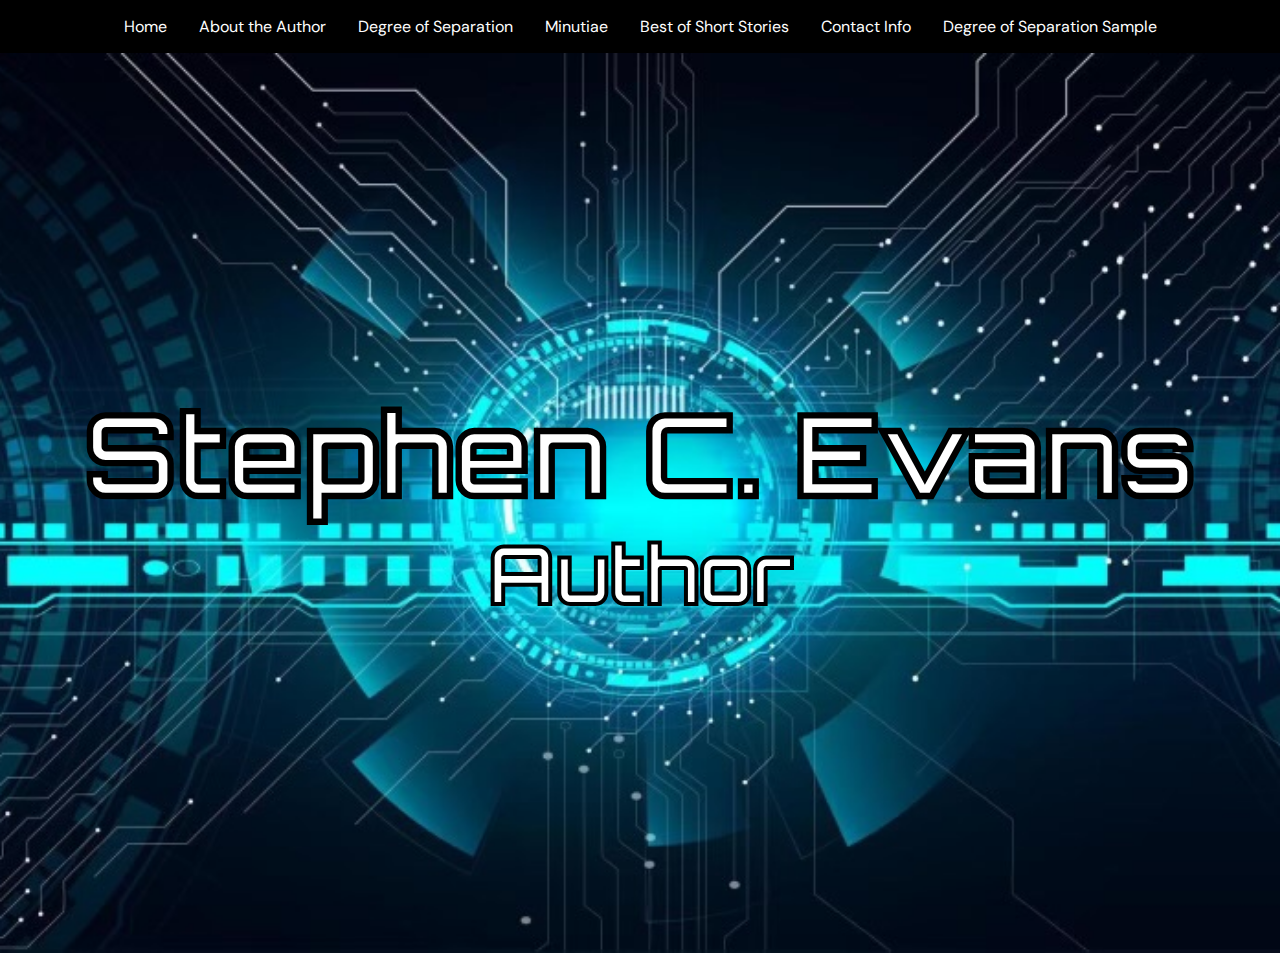
<file: index.html>
<!DOCTYPE html>
<html lang="en">
<head>
    <link rel="stylesheet" href="styles.css">
    <link rel="preconnect" href="https://fonts.googleapis.com">
    <link rel="preconnect" href="https://fonts.gstatic.com" crossorigin>
    <link href="https://fonts.googleapis.com/css2?family=DM+Sans:ital,opsz,wght@0,9..40,100..1000;1,9..40,100..1000&display=swap" rel="stylesheet">
    
    <link rel="preconnect" href="https://fonts.googleapis.com">
    <link rel="preconnect" href="https://fonts.gstatic.com" crossorigin>
    <link href="https://fonts.googleapis.com/css2?family=Orbitron:wght@400..900&display=swap" rel="stylesheet">
    <meta charset="UTF-8">
    <meta name="viewport" content="width=device-width, initial-scale=1.0">
    <title>Stephen C. Evans - Home</title>
</head>
<body id="home">
<body>
    <header>
        <nav>
            <ul>
                <li><a href="home.html">Home</a></li>
                <li><a href="about.html">About the Author</a></li>
                <li><a href="DOS.html">Degree of Separation</a></li>
                <li><a href="minutiae.html">Minutiae</a></li>
                <li><a href="short-stories.html">Best of Short Stories</a></li>
                <li><a href="contact.html">Contact Info</a></li>
                <li><a href="sample.html">Degree of Separation Sample</a></li>
            </ul>
        </nav>
    </header>
    <main>
        <section id="home" class="section-page">
            <h1>Stephen C. Evans</h1>
            <strong>Author</strong>
        </section>
    </main>
</body>
</body>
</html>
</file>
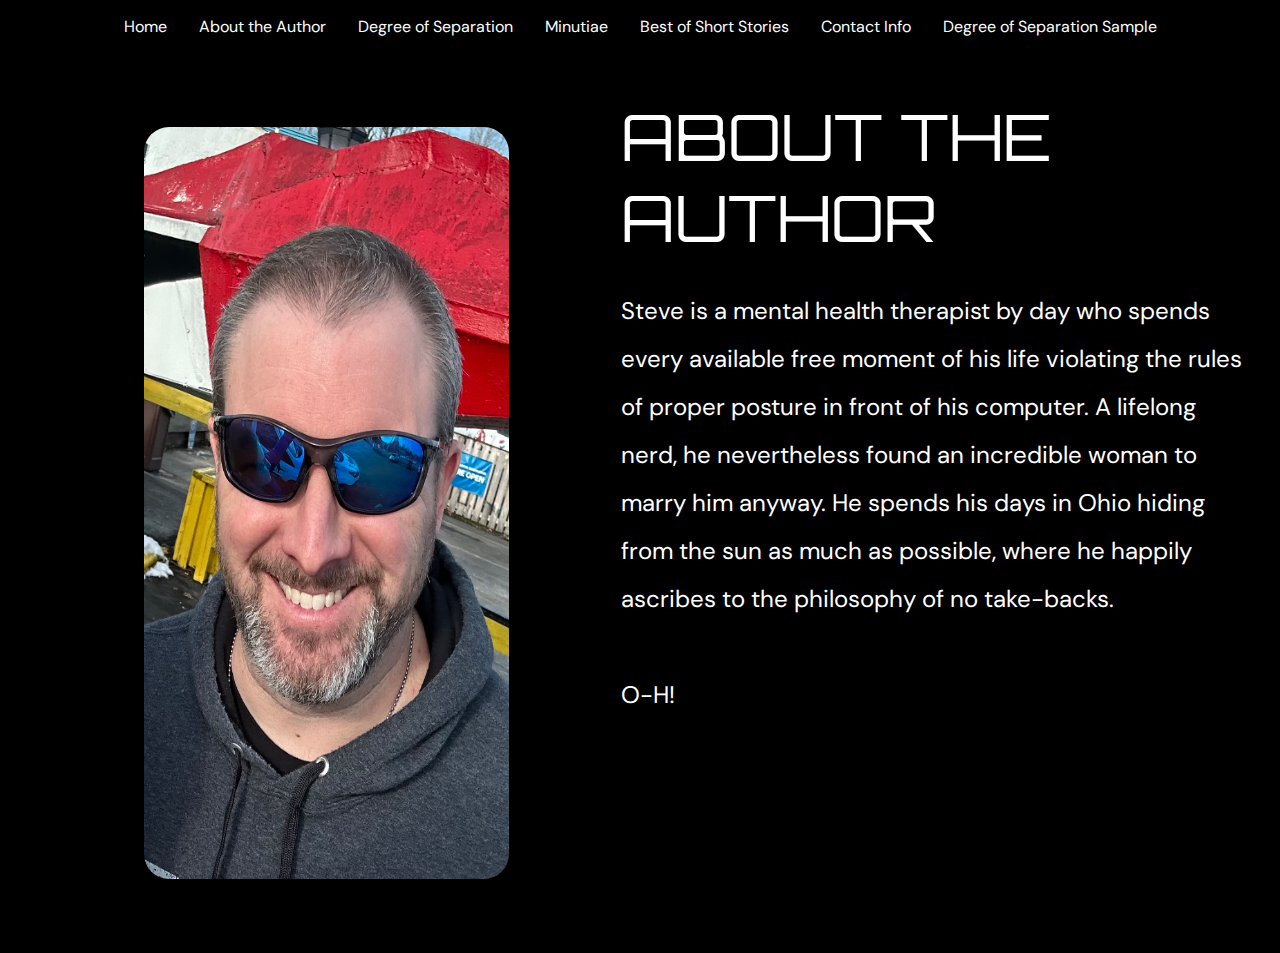
<file: about.html>
<!DOCTYPE html>
<html lang="en">
<head>
    <link rel="stylesheet" href="styles.css">
    <link rel="preconnect" href="https://fonts.googleapis.com">
    <link rel="preconnect" href="https://fonts.gstatic.com" crossorigin>
    <link href="https://fonts.googleapis.com/css2?family=DM+Sans:ital,opsz,wght@0,9..40,100..1000;1,9..40,100..1000&display=swap" rel="stylesheet">
    <link href="https://fonts.googleapis.com/css2?family=Orbitron:wght@400;700&display=swap" rel="stylesheet">
    <meta charset="UTF-8">
    <meta name="viewport" content="width=device-width, initial-scale=1.0">
    <title>Stephen C. Evans - About</title>
</head>
<body>
    <header>
        <nav>
            <ul>
                <li><a href="home.html">Home</a></li>
                <li><a href="about.html">About the Author</a></li>
                <li><a href="DOS.html">Degree of Separation</a></li>
                <li><a href="minutiae.html">Minutiae</a></li>
                <li><a href="short-stories.html">Best of Short Stories</a></li>
                <li><a href="contact.html">Contact Info</a></li>
                <li><a href="sample.html">Degree of Separation Sample</a></li>
            </ul>
        </nav>
    </header>
    <main>
        <section id="about" class="section-page">
            <img src="Steve pic.jpg" alt="Picture of Steve">
            <div class="text-content">
                <h1>ABOUT THE AUTHOR</h1> <!--header-->
                <p>Steve is a mental health therapist by day who spends every available free moment of his life violating the rules of proper posture in front of his computer. A lifelong nerd, he nevertheless found an incredible woman to marry him anyway. He spends his days in Ohio hiding from the sun as much as possible, where he happily ascribes to the philosophy of no take-backs.<br><br>O-H!</p> <!--paragraph-->
            </div>     
        </section>
    </main>
</body>
</html>
</file>
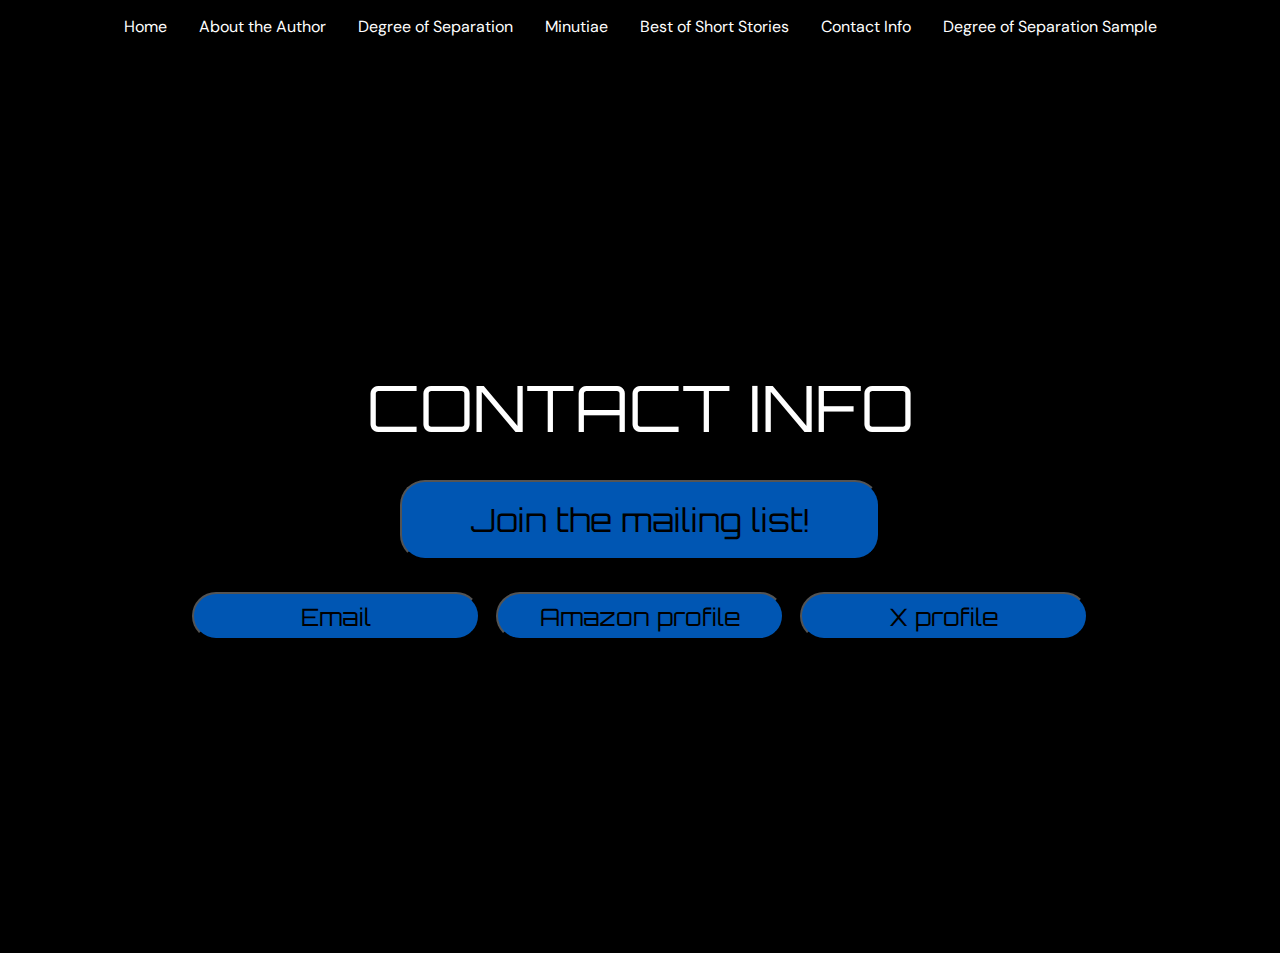
<file: contact.html>
<!DOCTYPE html>
<html lang="en">
<head>
    <link rel="stylesheet" href="styles.css">
    <link rel="preconnect" href="https://fonts.googleapis.com">
    <link rel="preconnect" href="https://fonts.gstatic.com" crossorigin>
    <link href="https://fonts.googleapis.com/css2?family=DM+Sans:ital,opsz,wght@0,9..40,100..1000;1,9..40,100..1000&display=swap" rel="stylesheet">
    <link href="https://fonts.googleapis.com/css2?family=Orbitron:wght@400;700&display=swap" rel="stylesheet">
    <meta charset="UTF-8">
    <meta name="viewport" content="width=device-width, initial-scale=1.0">
    <title>Stephen C. Evans - Contact</title>
</head>
<body>
    <header>
        <nav>
            <ul>
                <li><a href="home.html">Home</a></li>
                <li><a href="about.html">About the Author</a></li>
                <li><a href="DOS.html">Degree of Separation</a></li>
                <li><a href="minutiae.html">Minutiae</a></li>
                <li><a href="short-stories.html">Best of Short Stories</a></li>
                <li><a href="contact.html">Contact Info</a></li>
                <li><a href="sample.html">Degree of Separation Sample</a></li>
            </ul>
        </nav>
    </header>
    <main>
        <section id="contact" class="section-page">
            <h1>CONTACT INFO</h1>
            <a href="https://dashboard.mailerlite.com/forms/1140637/135102690992588710/share">
                <button>Join the mailing list!</button>
            </a>
            <div class="button-group">
            <a href="mailto:stephencevansauthor@gmail.com">
                <button>Email</button>
            </a>
            <a href="https://www.amazon.com/stores/Steve-Evans/author/B019NI66MK?ref=ap_rdr&isDramIntegrated=true&shoppingPortalEnabled=true">
                <button>Amazon profile</button>
            </a>
            <a href="https://x.com/i/flow/login?redirect_after_login=%2Fc00lpenNAME">
                <button>X profile</button>
            </a>
        </div>
        </section>
    </main>
</body>
</html>
</file>
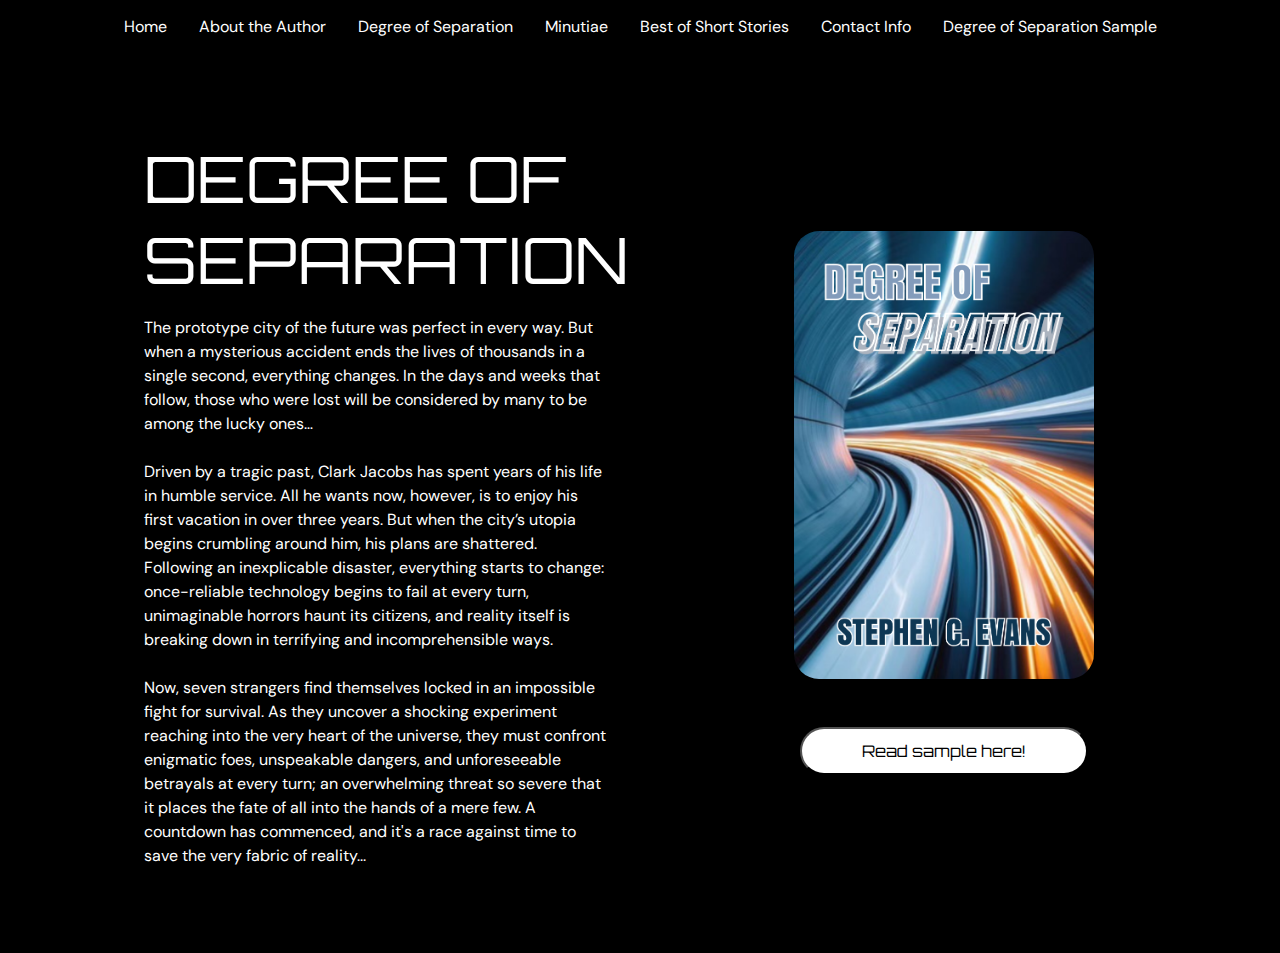
<file: DOS.html>
<!DOCTYPE html>
<html lang="en">
<head>
    <link rel="stylesheet" href="styles.css">
    <link rel="preconnect" href="https://fonts.googleapis.com">
    <link rel="preconnect" href="https://fonts.gstatic.com" crossorigin>
    <link href="https://fonts.googleapis.com/css2?family=DM+Sans:ital,opsz,wght@0,9..40,100..1000;1,9..40,100..1000&display=swap" rel="stylesheet">
    <link href="https://fonts.googleapis.com/css2?family=Orbitron:wght@400;700&display=swap" rel="stylesheet">
    <meta charset="UTF-8">
    <meta name="viewport" content="width=device-width, initial-scale=1.0">
    <title>Stephen C. Evans - Degree of Separation</title>
</head>
<body>
    <header>
        <nav>
            <ul>
                <li><a href="home.html">Home</a></li>
                <li><a href="about.html">About the Author</a></li>
                <li><a href="DOS.html">Degree of Separation</a></li>
                <li><a href="minutiae.html">Minutiae</a></li>
                <li><a href="short-stories.html">Best of Short Stories</a></li>
                <li><a href="contact.html">Contact Info</a></li>
                <li><a href="sample.html">Degree of Separation Sample</a></li>
            </ul>
        </nav>
    </header>
<main>
    <section id="DOS" class="section-page">
        <div class="text-column">
            <h1>DEGREE OF SEPARATION</h1>
            <p>The prototype city of the future was perfect in every way. But when a mysterious accident ends the lives of thousands in a single second, everything changes. In the days and weeks that follow, those who were lost will be considered by many to be among the lucky ones…<br><br>Driven by a tragic past, Clark Jacobs has spent years of his life in humble service. All he wants now, however, is to enjoy his first vacation in over three years. But when the city’s utopia begins crumbling around him, his plans are shattered. Following an inexplicable disaster, everything starts to change: once-reliable technology begins to fail at every turn, unimaginable horrors haunt its citizens, and reality itself is breaking down in terrifying and incomprehensible ways.<br><br>Now, seven strangers find themselves locked in an impossible fight for survival. As they uncover a shocking experiment reaching into the very heart of the universe, they must confront enigmatic foes, unspeakable dangers, and unforeseeable betrayals at every turn; an overwhelming threat so severe that it places the fate of all into the hands of a mere few. A countdown has commenced, and it's a race against time to save the very fabric of reality...</p>
        </div>
        <div class="image-button-column">
            <img src="DOS cover.png" alt="Degree of Separation book cover" style="width:244px;height:325px;">
            <a href="sample.html">
                <button>Read sample here!</button>
              </a>   
        </div>
    </section>
</main>
</body>
</html>
</file>
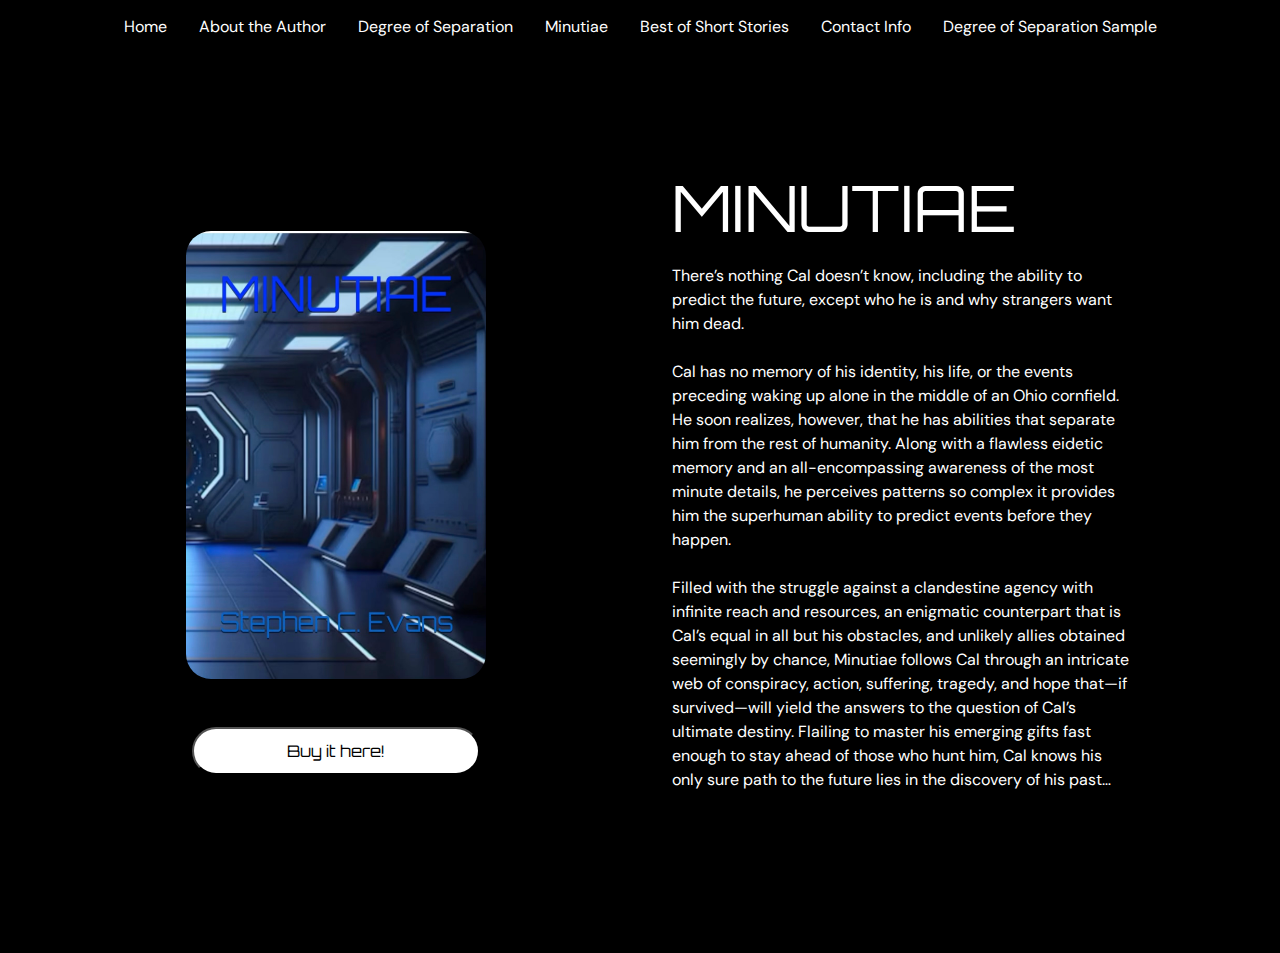
<file: minutiae.html>
<!DOCTYPE html>
<html lang="en">
<head>
    <link rel="stylesheet" href="styles.css">
    <link rel="preconnect" href="https://fonts.googleapis.com">
    <link rel="preconnect" href="https://fonts.gstatic.com" crossorigin>
    <link href="https://fonts.googleapis.com/css2?family=DM+Sans:ital,opsz,wght@0,9..40,100..1000;1,9..40,100..1000&display=swap" rel="stylesheet">
    <link href="https://fonts.googleapis.com/css2?family=Orbitron:wght@400;700&display=swap" rel="stylesheet">
    <meta charset="UTF-8">
    <meta name="viewport" content="width=device-width, initial-scale=1.0">
    <title>Stephen C. Evans - Minutiae</title>
</head>
<body>
    <header>
        <nav>
            <ul>
                <li><a href="home.html">Home</a></li>
                <li><a href="about.html">About the Author</a></li>
                <li><a href="DOS.html">Degree of Separation</a></li>
                <li><a href="minutiae.html">Minutiae</a></li>
                <li><a href="short-stories.html">Best of Short Stories</a></li>
                <li><a href="contact.html">Contact Info</a></li>
                <li><a href="sample.html">Degree of Separation Sample</a></li>
            </ul>
        </nav>
    </header>
    <main>
        <section id="minutiae" class="section-page">
            <div class="image-button-column">
                <img src="Minutiae.jpeg" alt="Minutiae book cover" style="width:244px;height:325px;">
                <a href="https://www.amazon.com/MINUTIAE-Stephen-C-Evans/dp/B0CH2GRZC3">
                    <button>Buy it here!</button>
                  </a>    
                </div>
            <div class="text-column">
                <h1>MINUTIAE</h1>
                <p>There’s nothing Cal doesn’t know, including the ability to predict the future, except who he is and why strangers want him dead.<br><br>Cal has no memory of his identity, his life, or the events preceding waking up alone in the middle of an Ohio cornfield. He soon realizes, however, that he has abilities that separate him from the rest of humanity. Along with a flawless eidetic memory and an all-encompassing awareness of the most minute details, he perceives patterns so complex it provides him the superhuman ability to predict events before they happen.<br><br>Filled with the struggle against a clandestine agency with infinite reach and resources, an enigmatic counterpart that is Cal’s equal in all but his obstacles, and unlikely allies obtained seemingly by chance, Minutiae follows Cal through an intricate web of conspiracy, action, suffering, tragedy, and hope that—if survived—will yield the answers to the question of Cal’s ultimate destiny. Flailing to master his emerging gifts fast enough to stay ahead of those who hunt him, Cal knows his only sure path to the future lies in the discovery of his past…</p>
            </div>       
        </section>
    </main>
</body>
</html>
</file>
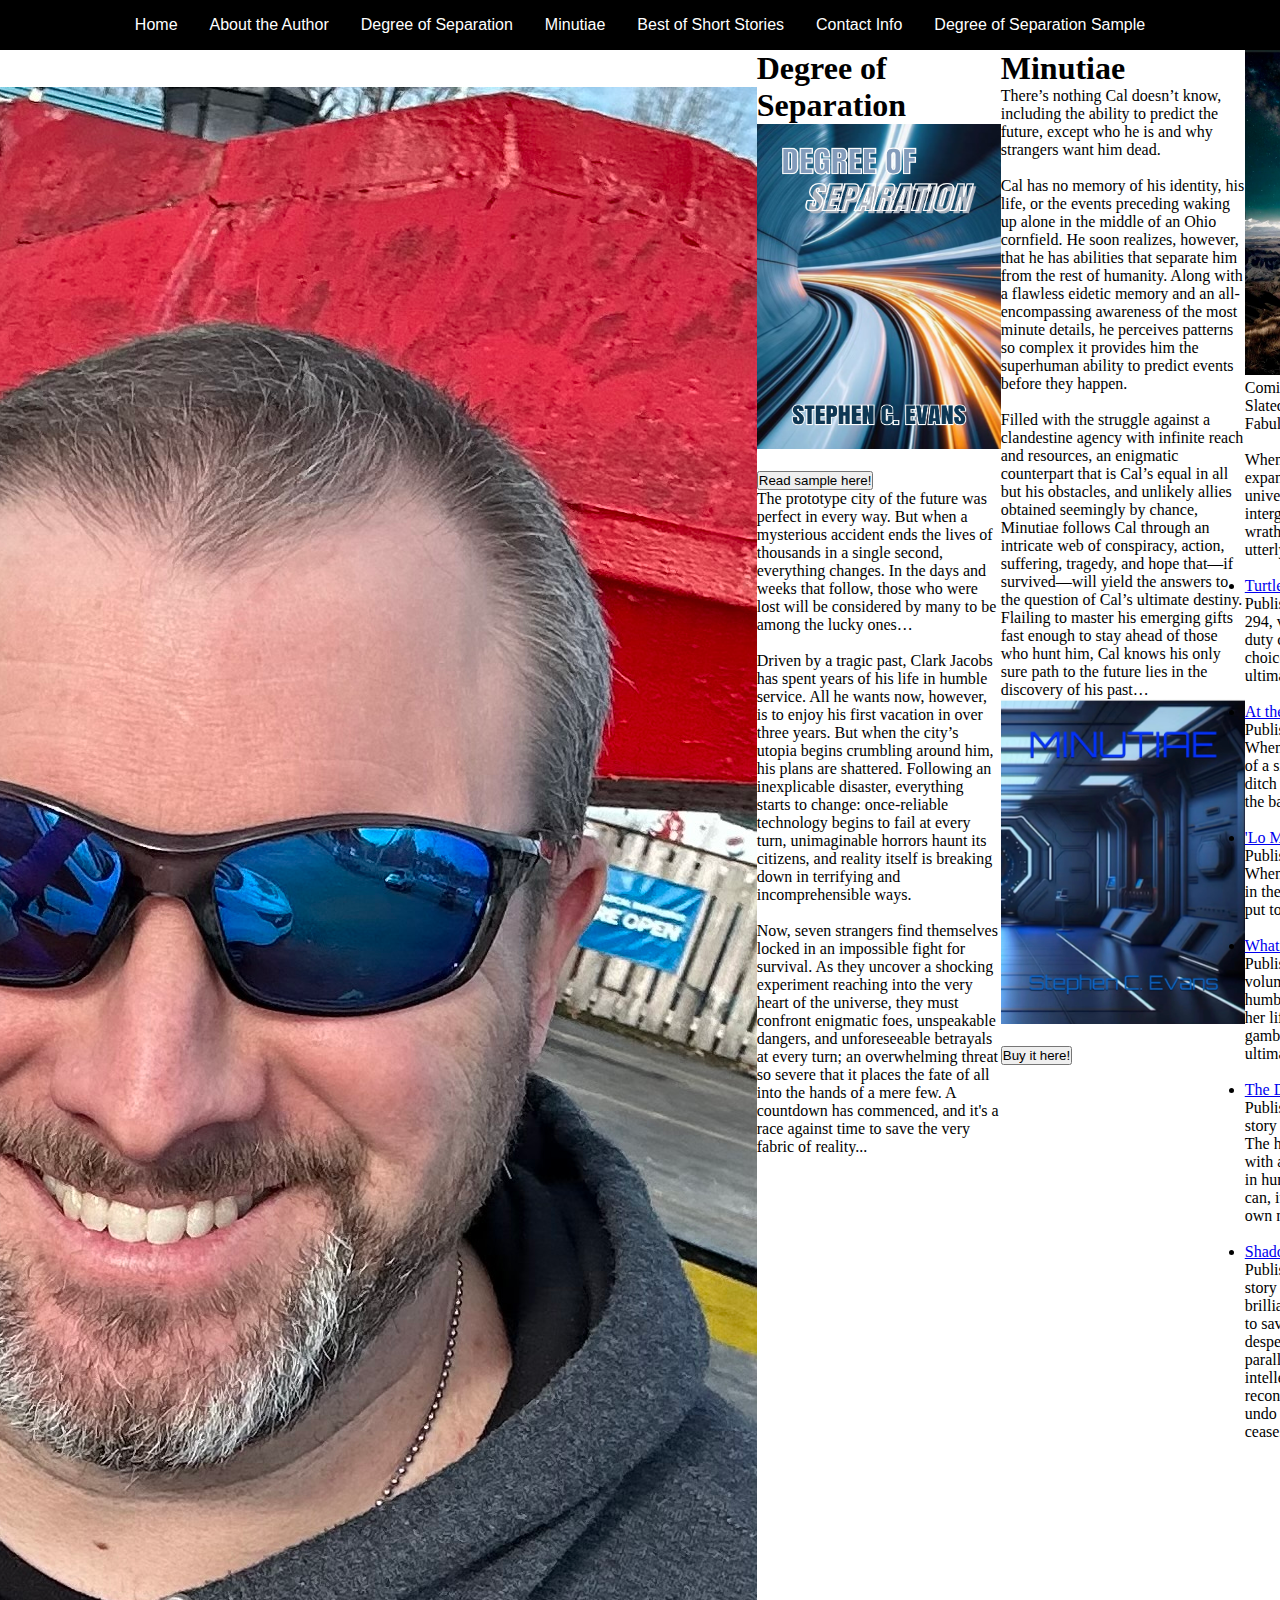
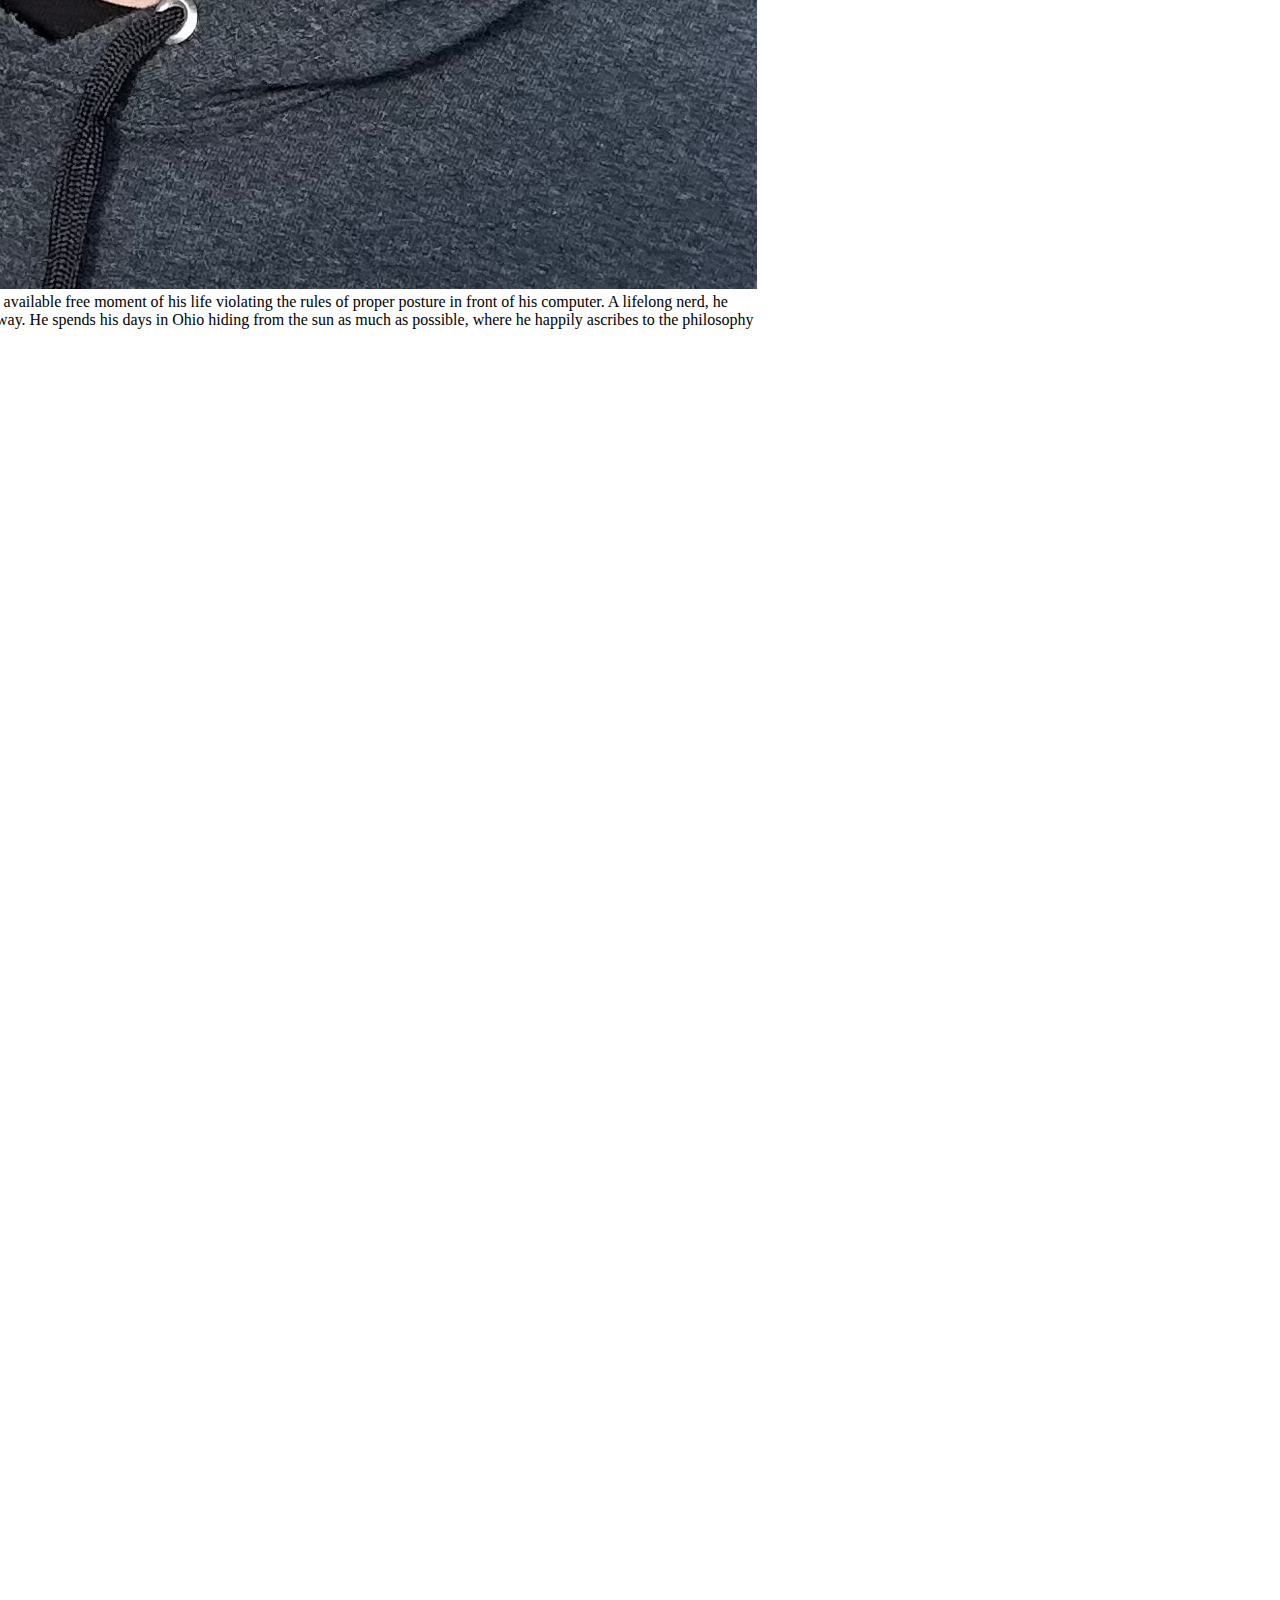
<file: page.html>
<!DOCTYPE html>
<html lang="en">
<head>
    <link rel="stylesheet" href="styles.css">
    <meta charset="UTF-8">
    <meta name="viewport" content="width=device-width, initial-scale=1.0">
    <title>Stephen C. Evans</title>
</head>
<body>
    <header>
        <nav>
            <ul>
                <li><a href="Home">Home</a></li>
                <li><a href="About the Author">About the Author</a></li>
                <li><a href="Degree of Separation">Degree of Separation</a></li>
                <li><a href="Minutiae">Minutiae</a></li>
                <li><a href="Best of Short Stories">Best of Short Stories</a></li>
                <li><a href="Contact Info">Contact Info</a></li>
                <li><a href="">Degree of Separation Sample</a></li>
            </ul>
        </nav>
    </header>
    <main>
        <section id="Home">
            <h1>Stephen C. Evans</h1>
            <strong>Author</strong>
            
        </section>

        <section id="About the Author">
            <h1>About the Author</h1> <!--header-->
            <img src="Steve pic.jpg" alt="Picture of Steve">
            <p>Steve is a mental health therapist by day who spends every available free moment of his life violating the rules of proper posture in front of his computer. A lifelong nerd, he nevertheless found an incredible woman to marry him anyway. He spends his days in Ohio hiding from the sun as much as possible, where he happily ascribes to the philosophy of no take-backs.<br><br>O-H!</p> <!--paragraph-->
        </section>

        <section id="Degree of Separation">
            <h1>Degree of Separation</h1>
            <img src="DOS cover.png" alt="Degree of Separation book cover" style="width:244px;height:325px;">
            <br><br>
            <a href="link here"> <!--FIXME: put link here-->
                <button>Read sample here!</button>
              </a>              
            <p>The prototype city of the future was perfect in every way. But when a mysterious accident ends the lives of thousands in a single second, everything changes. In the days and weeks that follow, those who were lost will be considered by many to be among the lucky ones…<br><br>Driven by a tragic past, Clark Jacobs has spent years of his life in humble service. All he wants now, however, is to enjoy his first vacation in over three years. But when the city’s utopia begins crumbling around him, his plans are shattered. Following an inexplicable disaster, everything starts to change: once-reliable technology begins to fail at every turn, unimaginable horrors haunt its citizens, and reality itself is breaking down in terrifying and incomprehensible ways.<br><br>Now, seven strangers find themselves locked in an impossible fight for survival. As they uncover a shocking experiment reaching into the very heart of the universe, they must confront enigmatic foes, unspeakable dangers, and unforeseeable betrayals at every turn; an overwhelming threat so severe that it places the fate of all into the hands of a mere few. A countdown has commenced, and it's a race against time to save the very fabric of reality...</p>
        </section>
        
        <section id="Minutiae">
            <h1>Minutiae</h1>
            <p>There’s nothing Cal doesn’t know, including the ability to predict the future, except who he is and why strangers want him dead.<br><br>Cal has no memory of his identity, his life, or the events preceding waking up alone in the middle of an Ohio cornfield. He soon realizes, however, that he has abilities that separate him from the rest of humanity. Along with a flawless eidetic memory and an all-encompassing awareness of the most minute details, he perceives patterns so complex it provides him the superhuman ability to predict events before they happen.<br><br>Filled with the struggle against a clandestine agency with infinite reach and resources, an enigmatic counterpart that is Cal’s equal in all but his obstacles, and unlikely allies obtained seemingly by chance, Minutiae follows Cal through an intricate web of conspiracy, action, suffering, tragedy, and hope that—if survived—will yield the answers to the question of Cal’s ultimate destiny. Flailing to master his emerging gifts fast enough to stay ahead of those who hunt him, Cal knows his only sure path to the future lies in the discovery of his past…</p>
            <img src="Minutiae.jpeg" alt="Minutiae book cover" style="width:244px;height:325px;">
            <br><br>
            <a href="https://www.amazon.com/MINUTIAE-Stephen-C-Evans/dp/B0CH2GRZC3">
                <button>Buy it here!</button>
              </a>           
        </section>

        <section id="Best of Short Stories">
            <img src="Short Story Pic.jpg" alt="alt text" style="width:265px;height:325px;"> <!--FIXME: add alt text-->
            <ul> <!--list-->
                <p>Coming Soon: Long Live Ozymandias</p>
                    <p>Slated for the January 2025 issue of Fabula Argentea Magazine<br><br>When a scientific experiment meant to expand humanity’s understanding of the universe inadvertently triggers an intergalactic war, Earth must face the wrath of a civilization for which it is utterly unprepared...<br><br></p>
                <li>
                    <a href="https://www.aphelion-webzine.com/shorts/2016/03/TurtledDove.html">Turtled Dove</a>
                    <p>Published in the webzine Aphelion, issue 294, volume 28. When friendship and duty collide in deep space, an impossible choice must be made with survival as the ultimate prize.<br><br></p>
                </li>
                <li><a href="https://www.thriftbooks.com/w/leading-edge-issue-75/25877120/#edition=27647233&idiq=59141773">At the End of the Day</a>
                    <p>Published in Leading Edge, issue 75. When two species vie for the resources of a single planet, one man’s insane last-ditch experiment holds the fate of all in the balance.<br><br></p>
                </li>
                <li><a href="https://www.amazon.com/gp/aw/d/B0BYWMBFLH?ref_=dbs_m_mng_wim_calw_tkin_5&storeType=ebooks">'Lo Midnight</a>
                    <p>Published in Frontier Tales, volume 6. When a mysterious stranger enters town in the dead of night, one man’s duty is put to the test.<br><br></p>
                </li>
                <li><a href="https://www.amazon.com/dp/1541357868?language=en_US&ref_=cm_sw_r_mwn_dp_2Y249S1P299YCM8VRE27">What the Wind Wants</a>
                    <p>Published in Birds and Sages Quarterly: volume IX, issue I. A distant planet, a humble village, a devastating crisis. With her life as collateral, one mother’s gamble holds the secret to salvation... or ultimate distruction.<br><br></p>
                </li>
                <li><a href="https://www.amazon.in/dp/0998717339?ref_=cm_sw_r_apin_dp_VAX34FDKV0AX13J2E1NJ&language=en-IN">The Dark End of the Day</a>
                    <p>Published in the science fiction short story anthology When Glints Collide. The human race faces its first encounter with a strange extraterrestrial race. But in humanity’s attempt to learn all that it can, it is instead  forced to confront its own monstrous nature.<br><br></p>
                </li>
                <li><a href="https://www.amazon.in/dp/0998717339?ref_=cm_sw_r_apin_dp_VAX34FDKV0AX13J2E1NJ&language=en-IN">Shadow of the Sun</a>
                    <p>Published in the science fiction short story anthology When Glints Collide. A brilliant scientist builds a time machine to save his dying daughter, but in his desperation becomes trapped in a parallel hellscape. Forced to bend his intellect to a crisis beyond his ability to reconcile, it is a race against time to undo the damage, before time itself ceases to exist...<br><br></p>
                </li>
            </ul>
        </section>

        <section id="Contact Info">
            <h1>Contact Info</h1>
            <a href="https://dashboard.mailerlite.com/forms/1140637/135102690992588710/share">
                <button>Join the mailing list!</button>
            </a>
            <br><br>
            <a href="mailto:stephencevansauthor@gmail.com">
                <button>Email</button>
            </a>
            <a href="https://www.amazon.com/stores/Steve-Evans/author/B019NI66MK?ref=ap_rdr&isDramIntegrated=true&shoppingPortalEnabled=true">
                <button>Amaxon profile</button>
            </a>
            <a href="https://x.com/i/flow/login?redirect_after_login=%2Fc00lpenNAME">
                <button>X profile</button>
            </a>
        </section>

        <section id="Degree of Separation Sample">
            <h1>Degree of Separation Prologue</h1>
            <p>~Invictus~</p>
            <p>In the five minutes before Melissa Milton died, she sat restlessly in a chair staring out into nothing, reminiscing about so many of her lost “last times.” Distressed by the realization, she thought on how she had never realized the last time her children came running up to squeeze the life out of her when she’d returned home from work was the last time until long after the ritual was behind her. Or begged to climb into bed with her in the midst of a thunderstorm. Or demanded just one more extra-tight tuck in. Or so many other lasts. It was such a subtle theft from her life. One day she’d just come home and the kids didn’t break from their homework or budge from their latches, and eventually they weren’t even there at all. And with that, a critical stage of her life was just gone with a whisper she’d never even heard. It was ironic that thoughts of last moments were what preoccupied her as she neglected her duties in the aquaponics bay. Of course, she had no idea she was living through her own last moment. Most likely had she known, it would still have been spent in the same nostalgic disquiet.</p>
            <p>For LaShawn Stewart, in the four minutes before he died, he was just finishing a day’s work on the reclamation tiles of a high-end restaurant just 30 meters away he would never be able to afford. It was currently more than three hours after his day was scheduled to be over, and he should have long been contentedly back home, more than 100 stories down and in an entirely separate hab. He’d spoken with his  wife on six separate occasions since his shift technically ended, feeling increasingly guilty each time he tapped his hammer and ended the call. “I thought you were going to be home by now...”. “Your children are crying because they miss their daddy...”. “I’m going to bed without you again...”.  He hated being away from his family, and wanted nothing more than to be with them. But he knew the only way to make enough progress to move his family out of the paucity of sub-Dysis was to put in this extra time now. He wished his wife could at least see that, and would hold off on her efforts to maximize how shitty he felt while he was away. His final, frustrated thoughts didn’t come close to reflecting the genuine love he had for her.</p>
            <p>In the three minutes before Evan Allen died, he was spewing obscenities six stories down into the hammer implant secured in his ear and pounding furiously at the latch on his forearm. He was desperately trying to track down a huge sum of money missing from a client’s portfolio he knew in his gut was his fault. He wasn’t a man who was all that great with long-term decisions. If given the power to foresee his imminent death, his automatic instinct would be relief over escaping the consequences of his most recent inadequacies, missing the bigger picture once again. </p>
            <p>Two minutes before Thom Putnam died, close enough to the mysterious disaster to leave nothing left of his body, he was enjoying his last bottle of Bayfront Brew—a lazy reference in Thom’s opinion to the Great Lakes a few miles to the north by the brewery over in Arctos or Eos or wherever the hell—while he half-assed his way through running inventory at his father’s store. He resented being drafted into his father’s “legacy,” but at least his resentment was dampened by the self-awareness that he would be just as miserable doing anything else with his life. Had he sensed the approach of his upcoming fate, his only concession would have been to drink his beer a little bit faster.</p>
            <p>In the last minute of Bianca Avela’s life at the very outskirts of what would come to be known as the epicenter, she was singing the favorite lullaby her abuela had sung to her as a child to herself, dreaming of the upcoming weekend when her daughter and brand new grandbaby were coming to visit her. Her little one had grown up and moved away from the Invictus complex entirely, taking a little piece of Bianca’s heart with her. But now her daughter had made a new little piece, and Bianca couldn’t wait to meet the brand new little girl who had already filled in all the missing spaces. It was, sadly, a meeting that would never be.</p>
            <p>And then in a final moment, for these five and thousands of others, the explosive and mysterious end came. In the weeks that followed, many would come to say that they were among the lucky ones.</p>
        </section>

    </main>
</body>
</html>
</file>
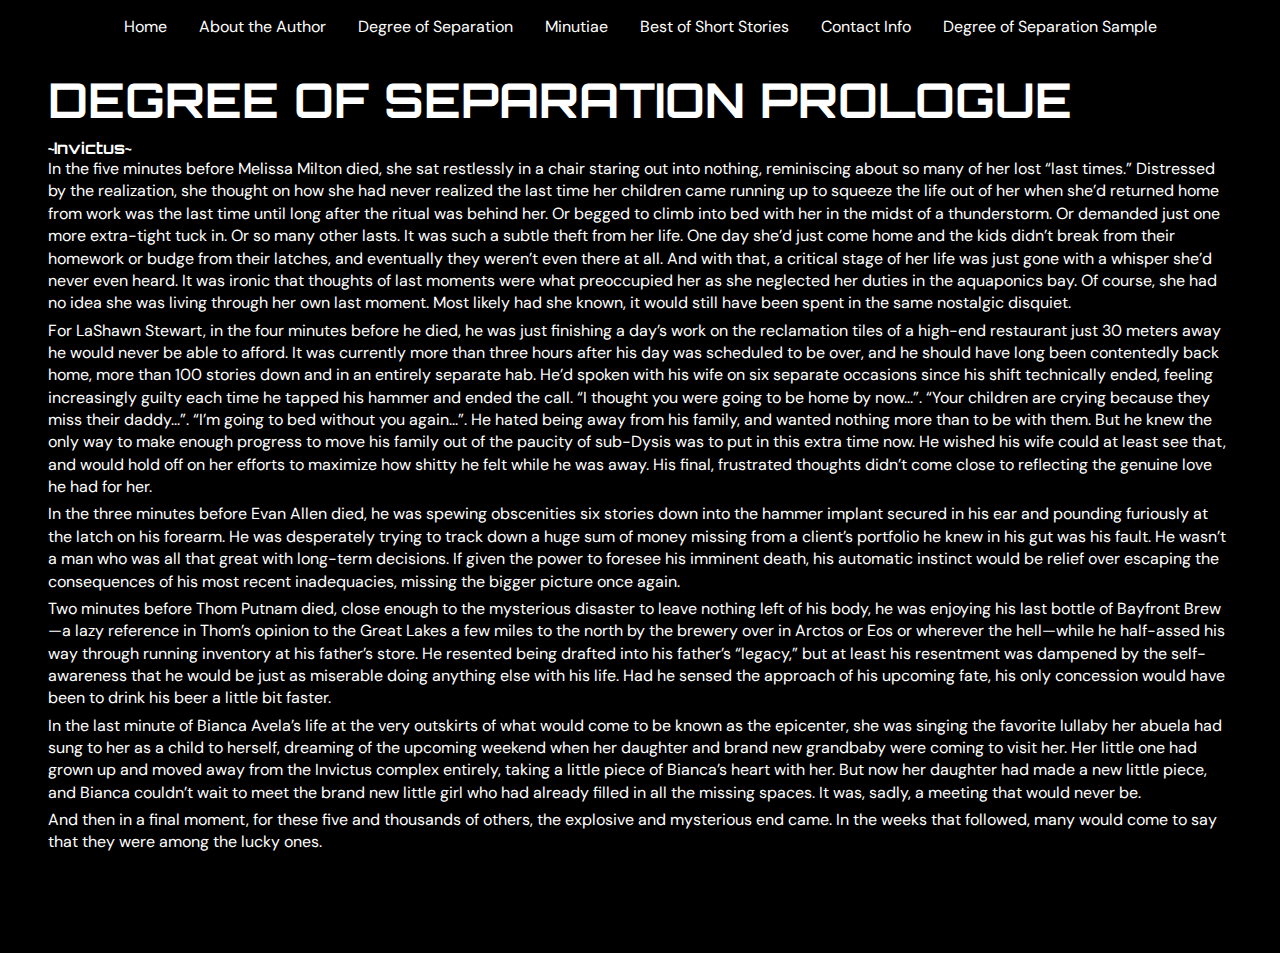
<file: sample.html>
<!DOCTYPE html>
<html lang="en">
<head>
    <link rel="stylesheet" href="styles.css">
    <link rel="preconnect" href="https://fonts.googleapis.com">
    <link rel="preconnect" href="https://fonts.gstatic.com" crossorigin>
    <link href="https://fonts.googleapis.com/css2?family=DM+Sans:ital,opsz,wght@0,9..40,100..1000;1,9..40,100..1000&display=swap" rel="stylesheet">
    <link href="https://fonts.googleapis.com/css2?family=Orbitron:wght@400;700&display=swap" rel="stylesheet">
    <meta charset="UTF-8">
    <meta name="viewport" content="width=device-width, initial-scale=1.0">
    <title>Stephen C. Evans - Sample</title>
</head>
<body>
    <header>
        <nav>
            <ul>
                <li><a href="home.html">Home</a></li>
                <li><a href="about.html">About the Author</a></li>
                <li><a href="DOS.html">Degree of Separation</a></li>
                <li><a href="minutiae.html">Minutiae</a></li>
                <li><a href="short-stories.html">Best of Short Stories</a></li>
                <li><a href="contact.html">Contact Info</a></li>
                <li><a href="sample.html">Degree of Separation Sample</a></li>
            </ul>
        </nav>
    </header>
    <main>
        <section id="sample" class="section-page">
            <h1>DEGREE OF SEPARATION PROLOGUE</h1>
            <strong>~Invictus~</strong>
            <p>In the five minutes before Melissa Milton died, she sat restlessly in a chair staring out into nothing, reminiscing about so many of her lost “last times.” Distressed by the realization, she thought on how she had never realized the last time her children came running up to squeeze the life out of her when she’d returned home from work was the last time until long after the ritual was behind her. Or begged to climb into bed with her in the midst of a thunderstorm. Or demanded just one more extra-tight tuck in. Or so many other lasts. It was such a subtle theft from her life. One day she’d just come home and the kids didn’t break from their homework or budge from their latches, and eventually they weren’t even there at all. And with that, a critical stage of her life was just gone with a whisper she’d never even heard. It was ironic that thoughts of last moments were what preoccupied her as she neglected her duties in the aquaponics bay. Of course, she had no idea she was living through her own last moment. Most likely had she known, it would still have been spent in the same nostalgic disquiet.</p>
            <p>For LaShawn Stewart, in the four minutes before he died, he was just finishing a day’s work on the reclamation tiles of a high-end restaurant just 30 meters away he would never be able to afford. It was currently more than three hours after his day was scheduled to be over, and he should have long been contentedly back home, more than 100 stories down and in an entirely separate hab. He’d spoken with his  wife on six separate occasions since his shift technically ended, feeling increasingly guilty each time he tapped his hammer and ended the call. “I thought you were going to be home by now...”. “Your children are crying because they miss their daddy...”. “I’m going to bed without you again...”.  He hated being away from his family, and wanted nothing more than to be with them. But he knew the only way to make enough progress to move his family out of the paucity of sub-Dysis was to put in this extra time now. He wished his wife could at least see that, and would hold off on her efforts to maximize how shitty he felt while he was away. His final, frustrated thoughts didn’t come close to reflecting the genuine love he had for her.</p>
            <p>In the three minutes before Evan Allen died, he was spewing obscenities six stories down into the hammer implant secured in his ear and pounding furiously at the latch on his forearm. He was desperately trying to track down a huge sum of money missing from a client’s portfolio he knew in his gut was his fault. He wasn’t a man who was all that great with long-term decisions. If given the power to foresee his imminent death, his automatic instinct would be relief over escaping the consequences of his most recent inadequacies, missing the bigger picture once again. </p>
            <p>Two minutes before Thom Putnam died, close enough to the mysterious disaster to leave nothing left of his body, he was enjoying his last bottle of Bayfront Brew—a lazy reference in Thom’s opinion to the Great Lakes a few miles to the north by the brewery over in Arctos or Eos or wherever the hell—while he half-assed his way through running inventory at his father’s store. He resented being drafted into his father’s “legacy,” but at least his resentment was dampened by the self-awareness that he would be just as miserable doing anything else with his life. Had he sensed the approach of his upcoming fate, his only concession would have been to drink his beer a little bit faster.</p>
            <p>In the last minute of Bianca Avela’s life at the very outskirts of what would come to be known as the epicenter, she was singing the favorite lullaby her abuela had sung to her as a child to herself, dreaming of the upcoming weekend when her daughter and brand new grandbaby were coming to visit her. Her little one had grown up and moved away from the Invictus complex entirely, taking a little piece of Bianca’s heart with her. But now her daughter had made a new little piece, and Bianca couldn’t wait to meet the brand new little girl who had already filled in all the missing spaces. It was, sadly, a meeting that would never be.</p>
            <p>And then in a final moment, for these five and thousands of others, the explosive and mysterious end came. In the weeks that followed, many would come to say that they were among the lucky ones.</p>
        </section>
    </main>
</body>
</html>
</file>
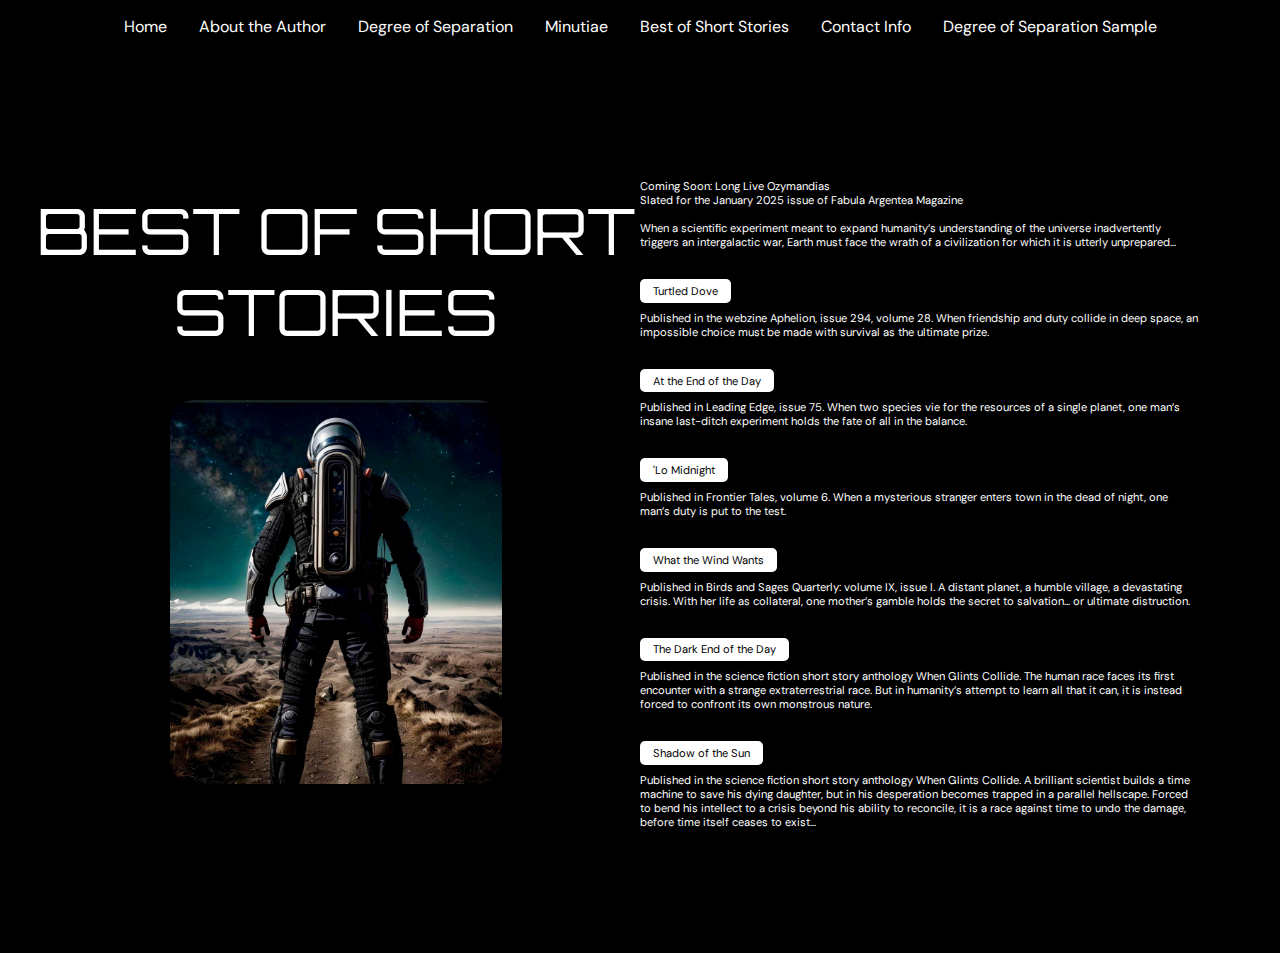
<file: short-stories.html>
<!DOCTYPE html>
<html lang="en">
<head>
    <link rel="stylesheet" href="styles.css">
    <link rel="preconnect" href="https://fonts.googleapis.com">
    <link rel="preconnect" href="https://fonts.gstatic.com" crossorigin>
    <link href="https://fonts.googleapis.com/css2?family=DM+Sans:ital,opsz,wght@0,9..40,100..1000;1,9..40,100..1000&display=swap" rel="stylesheet">
    <link href="https://fonts.googleapis.com/css2?family=Orbitron:wght@400;700&display=swap" rel="stylesheet">
    <meta charset="UTF-8">
    <meta name="viewport" content="width=device-width, initial-scale=1.0">
    <title>Stephen C. Evans - Short Stories</title>
</head>
<body>
    <header>
        <nav>
            <ul>
                <li><a href="home.html">Home</a></li>
                <li><a href="about.html">About the Author</a></li>
                <li><a href="DOS.html">Degree of Separation</a></li>
                <li><a href="minutiae.html">Minutiae</a></li>
                <li><a href="short-stories.html">Best of Short Stories</a></li>
                <li><a href="contact.html">Contact Info</a></li>
                <li><a href="sample.html">Degree of Separation Sample</a></li>
            </ul>
        </nav>
    </header>
    <main>
        <section id="short-stories" class="section-page">
            <div class="left-column">
                <h1>BEST OF SHORT STORIES</h1>
                <img src="Short Story Pic.jpg" alt="Shadow of the Sun" style="width:265px;height:325px;">
            </div>
            <ul> <!--list-->
                <li>Coming Soon: Long Live Ozymandias
                    <p>Slated for the January 2025 issue of Fabula Argentea Magazine<br><br>When a scientific experiment meant to expand humanity’s understanding of the universe inadvertently triggers an intergalactic war, Earth must face the wrath of a civilization for which it is utterly unprepared...<br><br></p></li>
                <li>
                    <a href="https://www.aphelion-webzine.com/shorts/2016/03/TurtledDove.html">Turtled Dove</a>
                    <p>Published in the webzine Aphelion, issue 294, volume 28. When friendship and duty collide in deep space, an impossible choice must be made with survival as the ultimate prize.<br><br></p>
                </li>
                <li><a href="https://www.thriftbooks.com/w/leading-edge-issue-75/25877120/#edition=27647233&idiq=59141773">At the End of the Day</a>
                    <p>Published in Leading Edge, issue 75. When two species vie for the resources of a single planet, one man’s insane last-ditch experiment holds the fate of all in the balance.<br><br></p>
                </li>
                <li><a href="https://www.amazon.com/gp/aw/d/B0BYWMBFLH?ref_=dbs_m_mng_wim_calw_tkin_5&storeType=ebooks">'Lo Midnight</a>
                    <p>Published in Frontier Tales, volume 6. When a mysterious stranger enters town in the dead of night, one man’s duty is put to the test.<br><br></p>
                </li>
                <li><a href="https://www.amazon.com/dp/1541357868?language=en_US&ref_=cm_sw_r_mwn_dp_2Y249S1P299YCM8VRE27">What the Wind Wants</a>
                    <p>Published in Birds and Sages Quarterly: volume IX, issue I. A distant planet, a humble village, a devastating crisis. With her life as collateral, one mother’s gamble holds the secret to salvation... or ultimate distruction.<br><br></p>
                </li>
                <li><a href="https://www.amazon.in/dp/0998717339?ref_=cm_sw_r_apin_dp_VAX34FDKV0AX13J2E1NJ&language=en-IN">The Dark End of the Day</a>
                    <p>Published in the science fiction short story anthology When Glints Collide. The human race faces its first encounter with a strange extraterrestrial race. But in humanity’s attempt to learn all that it can, it is instead  forced to confront its own monstrous nature.<br><br></p>
                </li>
                <li><a href="https://www.amazon.in/dp/0998717339?ref_=cm_sw_r_apin_dp_VAX34FDKV0AX13J2E1NJ&language=en-IN">Shadow of the Sun</a>
                    <p>Published in the science fiction short story anthology When Glints Collide. A brilliant scientist builds a time machine to save his dying daughter, but in his desperation becomes trapped in a parallel hellscape. Forced to bend his intellect to a crisis beyond his ability to reconcile, it is a race against time to undo the damage, before time itself ceases to exist...<br><br></p>
                </li>
            </ul>
        </section>
    </main>
</body>
</html>
</file>
<file: styles.css>
* {
  margin: 0;
  padding: 0;
  box-sizing: border-box;
}

/* Header and navigation bar */
header {
  font-family: "DM Sans", sans-serif; /* Sets the font for the header section */
  width: 100%; /* Full width for header */
  background-color: #000000;  /* Black background color */
  padding: 1rem 0; /* Adds vertical padding above and below header content */
}

/* Navigation list - centered and horizontal */
nav ul {
  list-style-type: none; /* Removes default bullet points from list */
  display: flex; /* Aligns list items in a row */
  justify-content: center; /* Centers the navigation menu */
}

/* Spacing between navigation items */
nav ul li {
  margin: 0rem 1rem; /* Adds horizontal space between navigation items */
}

/* Link styling - white color with hover effect */
nav ul li a {
  text-decoration: none; /* Removes underline from links */
  color: white; /* Sets link text color to white */
  font-weight: normal; /* Normal font weight for links */
  font-size: 1rem; /* Sets font size of links */
  transition: color 0.3s; /* Smooth transition for hover color change */
}

/* Hover effect for navigation links - changes color to a lighter shade when hovered */
nav ul li a:hover {
  color: #ddd;
}

/* Main Content and Section Styling */
main {
  display: flex; /* Centers main content within its container */
  justify-content: center; /* Aligns content horizontally at center */
  width: 100%; /* Full width for main content */
  padding: 0; /* Adds padding around main content */
}

/* Common class for all section pages */
.section-page {
  background-color: black;
  width: 100%;
  height: 100vh;
  color: white;
}

/* HOME PAGE */
section#home {
  font-family: "Orbitron", sans-serif;
  background-image: url(background.jpeg);
  background-size: cover; /* Ensures the image covers the entire section */
  background-repeat: no-repeat; /* Prevents the image from repeating */
  background-position: center; /* Centers the background image */
  

  display: flex; /* Enable flexbox */
  justify-content: center; /* Center horizontally */
  align-items: center; /* Center vertically */
  flex-direction: column; /* Stack items vertically */
}

section#home h1 {
  font-size: 7rem;
  -webkit-text-stroke-color: #000000;
  -webkit-text-stroke-width: 0.4rem;
}

section#home strong {
  font-size: 5rem;
  -webkit-text-stroke-color: #000000;
  -webkit-text-stroke-width: 0.25rem;
}

/* ABOUT PAGE */
section#about {
  display: flex;
  align-items: center; /* Vertically center content within the section */
  justify-content: flex-start; /* Align items to the left side */
  padding: 2rem;
  height: 100vh;
}

section#about img {
  border-radius: 25px; /* Rounds the corners of the image */
  max-width: 30%; /* Controls the width of the image */
  height: 90%; /* Maintain the image's aspect ratio */
  margin-right: 7rem; /* Adds space between the image and the text content */
  margin-left: 7rem;
}

section#about h1 {
  font-family: "Orbitron", sans-serif;
  font-size: 4rem;
  font-weight: normal;
  margin-bottom: 1rem; /* Space between heading and paragraph */
  position: absolute;
  top: 6rem;
}

section#about p {
  font-family: "DM Sans", sans-serif;
  font-size: 1.5rem;
  line-height: 2;
}

/* DOS PAGE */
section#DOS {
  display: flex;
  flex-direction: row; /* Arrange the text and image-button columns side by side */
  align-items: center; /* Center items vertically */
  justify-content: space-between; /* Add space between the columns */
  padding: 2rem;
  height: 100vh;
}

section#DOS .text-column {
  display: flex;
  flex-direction: column; /* Stack the heading and paragraph vertically */
  justify-content: center; /* Center text vertically */
  width: 50%;
  padding-right: 2rem;
  padding-left: 7rem;
}

section#DOS h1 {
  font-family: "Orbitron", sans-serif;
  font-size: 4rem;
  font-weight: normal;
  margin-bottom: 1rem; /* Space below the heading */
}

section#DOS p {
  font-family: "DM Sans", sans-serif;
  font-size: 1rem;
  line-height: 1.5;
}

section#DOS .image-button-column {
  display: flex;
  flex-direction: column; /* Stack the image and button vertically */
  align-items: center; /* Center image and button horizontally */
  width: 50%; /* Take up half the width of the section */
}

section#DOS img {
  border-radius: 25px;
  min-width: 18.75rem; /* Adjust size of the image */
  min-height: 28rem;
  margin-bottom: 2rem; /* Space between the image and the button */
}

section#DOS button {
  font-family: "Orbitron", sans-serif;
  padding: 0.5rem 1rem;
  font-size: 1rem;
  width: 18rem;
  height: 3rem;
  cursor: pointer;
  border-radius: 25px;
  background-color: white; /* Button color */
  color: black;
  margin-top: 1rem; /* Space above the button */
  transition: background-color 0.3s; /* Smooth transition for hover effect */

}

section#DOS button:hover {
  background-color: #0056b3; /* Darker background on hover */
}


/* MINUTIAE PAGE */
section#minutiae {
  display: flex;
  flex-direction: row; /* Arrange the text and image-button columns side by side */
  align-items: center; /* Center items vertically */
  justify-content: space-between; /* Add space between the columns */
  padding: 2rem;
  height: 100vh;
}

section#minutiae .text-column {
  display: flex;
  flex-direction: column; /* Stack the heading and paragraph vertically */
  justify-content: center; /* Center text vertically */
  width: 50%;
  padding-right: 7rem;
  padding-left: 2rem;
  padding-bottom: 3rem;
}

section#minutiae h1 {
  font-family: "Orbitron", sans-serif;
  font-size: 4rem;
  font-weight: normal;
  margin-bottom: 1rem; /* Space below the heading */
}

section#minutiae p {
  font-family: "DM Sans", sans-serif;
  font-size: 1rem;
  line-height: 1.5;
}

section#minutiae .image-button-column {
  display: flex;
  flex-direction: column; /* Stack the image and button vertically */
  align-items: center; /* Center image and button horizontally */
  width: 50%; /* Take up half the width of the section */
}

section#minutiae img {
  border-radius: 25px;
  min-width: 18.75rem; /* Adjust size of the image */
  min-height: 28rem;
  margin-bottom: 2rem; /* Space between the image and the button */
}

section#minutiae button {
  font-family: "Orbitron", sans-serif;
  padding: 0.5rem 1rem;
  font-size: 1rem;
  width: 18rem;
  height: 3rem;
  cursor: pointer;
  border-radius: 25px;
  background-color: white; /* Button color */
  color: black;
  margin-top: 1rem; /* Space above the button */
  transition: background-color 0.3s; /* Smooth transition for hover effect */

}

section#minutiae button:hover {
  background-color: #0056b3; /* Darker background on hover */
}

/* SHORT STORIES PAGE */
section#short-stories {
  display: flex;
  align-items: center; /* Center items vertically */
  justify-content: space-between; /* Add space between the columns */
  padding: 2rem;
  height: 100vh;
}

section#short-stories .left-column {
  display: flex;
  flex-direction: column; /* Stack the image and button vertically */
  align-items: center; /* Center image and button horizontally */
  width: 50%; /* Take up half the width of the section */
}

section#short-stories h1 {
  font-family: "Orbitron", sans-serif;
  font-size: 4rem;
  font-weight: normal;
  margin-bottom: 3rem; /* Space below the heading */
  text-align: center;
}

section#short-stories img {
  border-radius: 25px;
  min-width: 20.75rem; /* Adjust size of the image */
  min-height: 24rem;
  margin-bottom: 2rem; /* Space between the image and the button */
}

section#short-stories ul {
  font-family: "DM Sans", sans-serif;
  list-style-type: none; /* Removes the bullet points from the list */
  width: 50%;
  font-size: 0.7rem;
  padding-top: 2rem;
  
}

section#short-stories ul li {
  margin-bottom: 1rem; /* Adds some space between list items, if needed */
  padding-right: 3rem;
}

section#short-stories ul li a {
  display: inline-block; /* Makes the link behave like a block-level element */
  padding: 0.3rem 0.8rem; /* Adds space inside the button */
  font-family: "DM Sans", sans-serif; /* Sets the font to match your design */
  text-decoration: none; /* Removes the underline */
  color: black; /* Text color */
  background-color: white; /* Button background color */
  border-radius: 5px; /* Rounds the corners */
  border: none; /* Removes default border */
  transition: background-color 0.3s; /* Smooth transition for hover effect */
  margin-bottom: 0.5rem;
}

section#short-stories ul li a:hover {
  background-color: #0056b3; /* Darker background on hover */
}

/* CONTACT PAGE */
section#contact {
  display: flex;
  flex-direction: column; /* Arrange items in a column */
  align-items: center; /* Center items horizontally */
  justify-content: center; /* Center items vertically */
  padding: 2rem;
  height: 100vh;
  font-family: "Orbitron", sans-serif;
}

section#contact h1 {
  font-family: "Orbitron", sans-serif;
  font-size: 4rem;
  font-weight: normal;
  margin-bottom: 2rem; /* Space below the heading */
  text-align: center;
}

section#contact a[href*="mailerlite"] button {
  font-size: 2rem; /* Make this button larger */
  width: 30rem; /* Increase width */
  height: 5rem; /* Increase height */
  margin-bottom: 2rem; /* Space below this button */
}

section#contact button {
  font-family: "Orbitron", sans-serif;
  padding: 0.5rem 1rem;
  font-size: 1.5rem;
  width: 18rem;
  height: 3rem;
  cursor: pointer;
  border-radius: 25px;
  background-color: #0056b3; /* Button background color */
  color: black;
  transition: background-color 0.3s; /* Smooth transition for hover effect */
}

section#contact button:hover {
  background-color: white; /* Darker background on hover */
}

section#contact .button-group {
  display: flex;
  gap: 1rem; /* Space between the buttons */
}

/* SAMPLE PAGE */
section#sample {
  font-family: "Orbitron", sans-serif;
  padding-left: 3rem;
  padding-right: 3rem;
}

section#sample h1 {
  font-size: 3rem;
  margin-top: 1rem;
  margin-bottom: .5rem;
}


section#sample p {
  font-family: "DM Sans", sans-serif;
  font-size: 6;
  line-height: 1.4;
  margin-bottom: 0.3rem;
}
</file>
